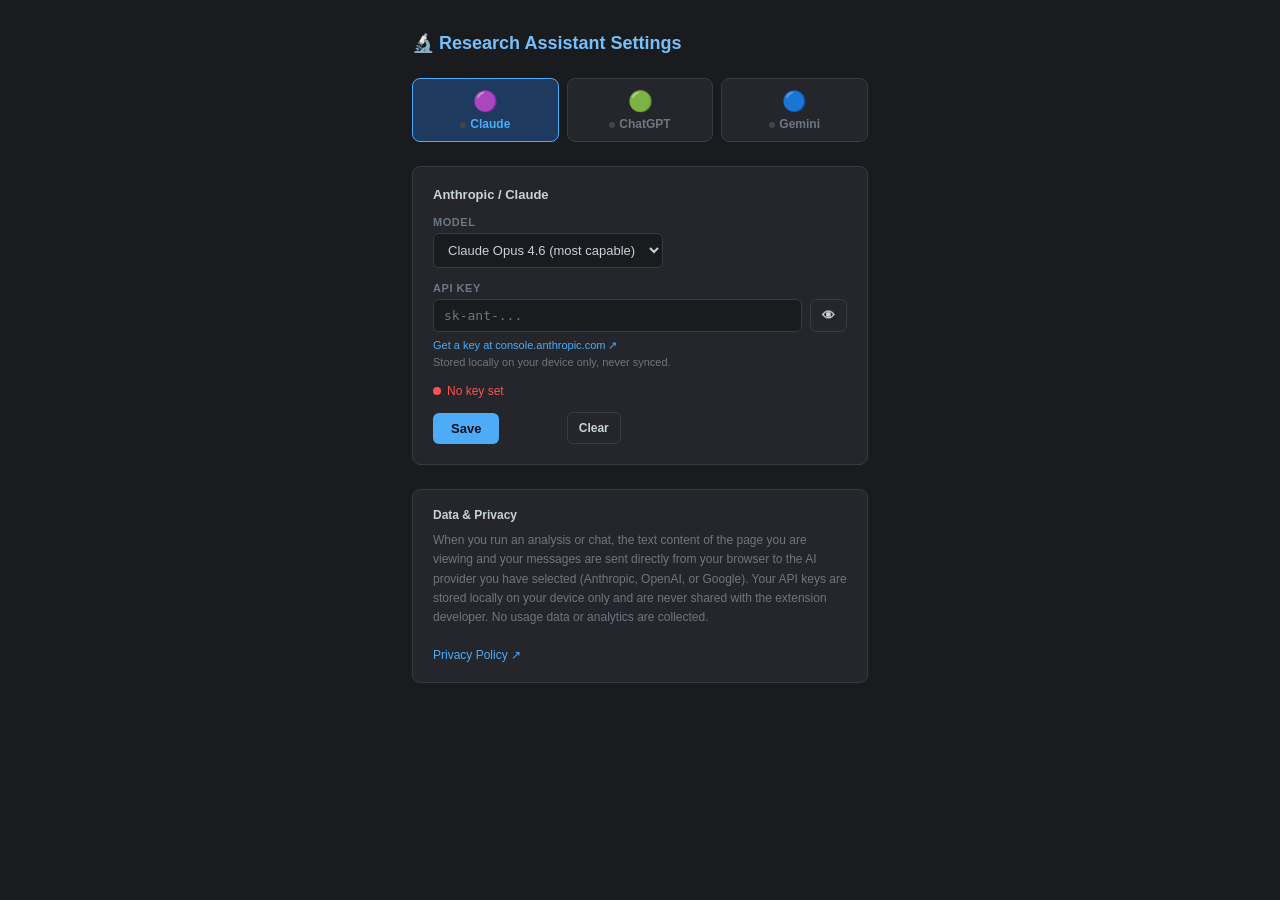
<file: extension/options/index.html>
<!DOCTYPE html>
<html lang="en">
<head>
  <meta charset="UTF-8" />
  <title>Research Assistant — Settings</title>
  <style>
    *, *::before, *::after { box-sizing: border-box; margin: 0; padding: 0; }
    body {
      font-family: -apple-system, BlinkMacSystemFont, "Segoe UI", sans-serif;
      background: #1a1b1e;
      color: #c9d1d9;
      font-size: 14px;
      padding: 32px;
      max-width: 520px;
      margin: 0 auto;
    }
    h1 { font-size: 18px; color: #74c0fc; margin-bottom: 24px; display: flex; align-items: center; gap: 10px; }

    /* Provider picker */
    .provider-tabs { display: flex; gap: 8px; margin-bottom: 24px; }
    .provider-tab {
      flex: 1; padding: 10px 8px; background: #25262b; border: 1px solid #373a40;
      border-radius: 8px; cursor: pointer; text-align: center; transition: all 0.15s;
      font-size: 12px; font-weight: 600; color: #6e7681;
      font-family: inherit;
    }
    .provider-tab:hover { border-color: #4dabf7; color: #c9d1d9; }
    .provider-tab.active { background: #1e3a5f; border-color: #4dabf7; color: #4dabf7; }
    .provider-tab .tab-icon { font-size: 20px; display: block; margin-bottom: 4px; }
    .provider-tab .tab-dot {
      display: inline-block; width: 6px; height: 6px; border-radius: 50%;
      background: #444; margin-right: 4px; vertical-align: middle;
    }
    .provider-tab .tab-dot.set { background: #69db7c; }

    /* Provider sections */
    .provider-section { display: none; }
    .provider-section.visible { display: block; }

    .section {
      background: #25262b; border: 1px solid #373a40;
      border-radius: 8px; padding: 20px; margin-bottom: 16px;
    }
    .section h2 { font-size: 13px; font-weight: 600; color: #c9d1d9; margin-bottom: 14px; }
    .field { margin-bottom: 14px; }
    label { display: block; font-size: 11px; font-weight: 600; color: #6e7681; margin-bottom: 5px; text-transform: uppercase; letter-spacing: 0.05em; }
    .key-row { display: flex; gap: 8px; }
    input[type="password"], input[type="text"], select {
      flex: 1; background: #1a1b1e; border: 1px solid #373a40; border-radius: 6px;
      color: #c9d1d9; font-size: 13px; padding: 8px 10px; outline: none;
      font-family: "SF Mono", Monaco, monospace;
    }
    select { font-family: inherit; cursor: pointer; }
    input:focus, select:focus { border-color: #4dabf7; }
    .hint { margin-top: 5px; font-size: 11px; color: #6e7681; line-height: 1.5; }
    .hint a { color: #4dabf7; text-decoration: none; cursor: pointer; }
    .hint a:hover { text-decoration: underline; }

    button {
      background: #4dabf7; color: #0d1117; border: none; border-radius: 6px;
      padding: 8px 18px; font-size: 13px; font-weight: 600; cursor: pointer;
      font-family: inherit; white-space: nowrap; transition: background 0.15s;
    }
    button:hover { background: #74c0fc; }
    button.secondary {
      background: #25262b; color: #c9d1d9; border: 1px solid #373a40;
    }
    button.secondary:hover { background: #2c2e33; color: #fff; }
    button.icon-btn { padding: 8px 11px; }

    .key-status { display: flex; align-items: center; gap: 6px; margin-top: 10px; font-size: 12px; }
    .key-status .dot { width: 8px; height: 8px; border-radius: 50%; background: #444; }
    .key-status.set .dot { background: #69db7c; }
    .key-status.set .label { color: #69db7c; }
    .key-status.unset .dot { background: #fa5252; }
    .key-status.unset .label { color: #fa5252; }

    .actions { display: flex; align-items: center; gap: 8px; margin-top: 14px; }
    .saved-msg {
      font-size: 12px; color: #69db7c; opacity: 0; transition: opacity 0.3s; margin-left: 4px;
    }
    .saved-msg.show { opacity: 1; }
  </style>
</head>
<body>
  <h1>🔬 Research Assistant Settings</h1>

  <div class="provider-tabs">
    <button class="provider-tab active" data-provider="anthropic">
      <span class="tab-icon">🟣</span>
      <span class="tab-dot" id="dot-anthropic"></span>Claude
    </button>
    <button class="provider-tab" data-provider="openai">
      <span class="tab-icon">🟢</span>
      <span class="tab-dot" id="dot-openai"></span>ChatGPT
    </button>
    <button class="provider-tab" data-provider="gemini">
      <span class="tab-icon">🔵</span>
      <span class="tab-dot" id="dot-gemini"></span>Gemini
    </button>
  </div>

  <!-- Anthropic -->
  <div class="provider-section visible" id="section-anthropic">
    <div class="section">
      <h2>Anthropic / Claude</h2>
      <div class="field">
        <label>Model</label>
        <select id="anthropic-model">
          <option value="claude-opus-4-6">Claude Opus 4.6 (most capable)</option>
          <option value="claude-sonnet-4-6">Claude Sonnet 4.6 (fast)</option>
          <option value="claude-haiku-4-5-20251001">Claude Haiku 4.5 (fastest)</option>
        </select>
      </div>
      <div class="field">
        <label>API Key</label>
        <div class="key-row">
          <input type="password" id="anthropic-key" placeholder="sk-ant-..." autocomplete="off" spellcheck="false" />
          <button class="secondary icon-btn" data-toggle="anthropic-key">👁</button>
        </div>
        <div class="hint">
          <a id="anthropic-console-link">Get a key at console.anthropic.com ↗</a><br>
          Stored locally on your device only, never synced.
        </div>
      </div>
      <div class="key-status unset" id="anthropic-status">
        <div class="dot"></div><div class="label">No key set</div>
      </div>
      <div class="actions">
        <button data-save="anthropic">Save</button>
        <span class="saved-msg" id="anthropic-saved">✓ Saved</span>
        <button class="secondary" data-clear="anthropic" style="padding:8px 11px;font-size:12px">Clear</button>
      </div>
    </div>
  </div>

  <!-- OpenAI -->
  <div class="provider-section" id="section-openai">
    <div class="section">
      <h2>OpenAI / ChatGPT</h2>
      <div class="field">
        <label>Model</label>
        <select id="openai-model">
          <option value="gpt-4o">GPT-4o</option>
          <option value="gpt-4o-mini">GPT-4o mini (faster)</option>
          <option value="o1-mini">o1-mini</option>
        </select>
      </div>
      <div class="field">
        <label>API Key</label>
        <div class="key-row">
          <input type="password" id="openai-key" placeholder="sk-..." autocomplete="off" spellcheck="false" />
          <button class="secondary icon-btn" data-toggle="openai-key">👁</button>
        </div>
        <div class="hint">
          <a id="openai-console-link">Get a key at platform.openai.com ↗</a><br>
          Stored locally on your device only, never synced.
        </div>
      </div>
      <div class="key-status unset" id="openai-status">
        <div class="dot"></div><div class="label">No key set</div>
      </div>
      <div class="actions">
        <button data-save="openai">Save</button>
        <span class="saved-msg" id="openai-saved">✓ Saved</span>
        <button class="secondary" data-clear="openai" style="padding:8px 11px;font-size:12px">Clear</button>
      </div>
    </div>
  </div>

  <!-- Gemini -->
  <div class="provider-section" id="section-gemini">
    <div class="section">
      <h2>Google / Gemini</h2>
      <div class="field">
        <label>Model</label>
        <select id="gemini-model">
          <option value="gemini-2.5-flash">Gemini 2.5 Flash (fast)</option>
          <option value="gemini-2.5-pro">Gemini 2.5 Pro (most capable)</option>
          <option value="gemini-2.5-flash-lite">Gemini 2.5 Flash-Lite (fastest)</option>
        </select>
      </div>
      <div class="field">
        <label>API Key</label>
        <div class="key-row">
          <input type="password" id="gemini-key" placeholder="AIza..." autocomplete="off" spellcheck="false" />
          <button class="secondary icon-btn" data-toggle="gemini-key">👁</button>
        </div>
        <div class="hint">
          <a id="gemini-console-link">Get a key at aistudio.google.com ↗</a><br>
          Stored locally on your device only, never synced.
        </div>
      </div>
      <div class="key-status unset" id="gemini-status">
        <div class="dot"></div><div class="label">No key set</div>
      </div>
      <div class="actions">
        <button data-save="gemini">Save</button>
        <span class="saved-msg" id="gemini-saved">✓ Saved</span>
        <button class="secondary" data-clear="gemini" style="padding:8px 11px;font-size:12px">Clear</button>
      </div>
    </div>
  </div>

  <!-- Data & Privacy disclosure -->
  <div style="margin-top:24px; padding:16px 20px; background:#25262b; border:1px solid #373a40; border-radius:8px; font-size:12px; color:#6e7681; line-height:1.6;">
    <strong style="color:#c9d1d9; display:block; margin-bottom:6px;">Data &amp; Privacy</strong>
    When you run an analysis or chat, the text content of the page you are viewing and your messages
    are sent directly from your browser to the AI provider you have selected (Anthropic, OpenAI, or Google).
    Your API keys are stored locally on your device only and are never shared with the extension developer.
    No usage data or analytics are collected.
    <br><br>
    <a id="privacy-policy-link" style="color:#4dabf7; text-decoration:none; cursor:pointer;">Privacy Policy ↗</a>
  </div>

  <script src="app.js"></script>
</body>
</html>
</file>
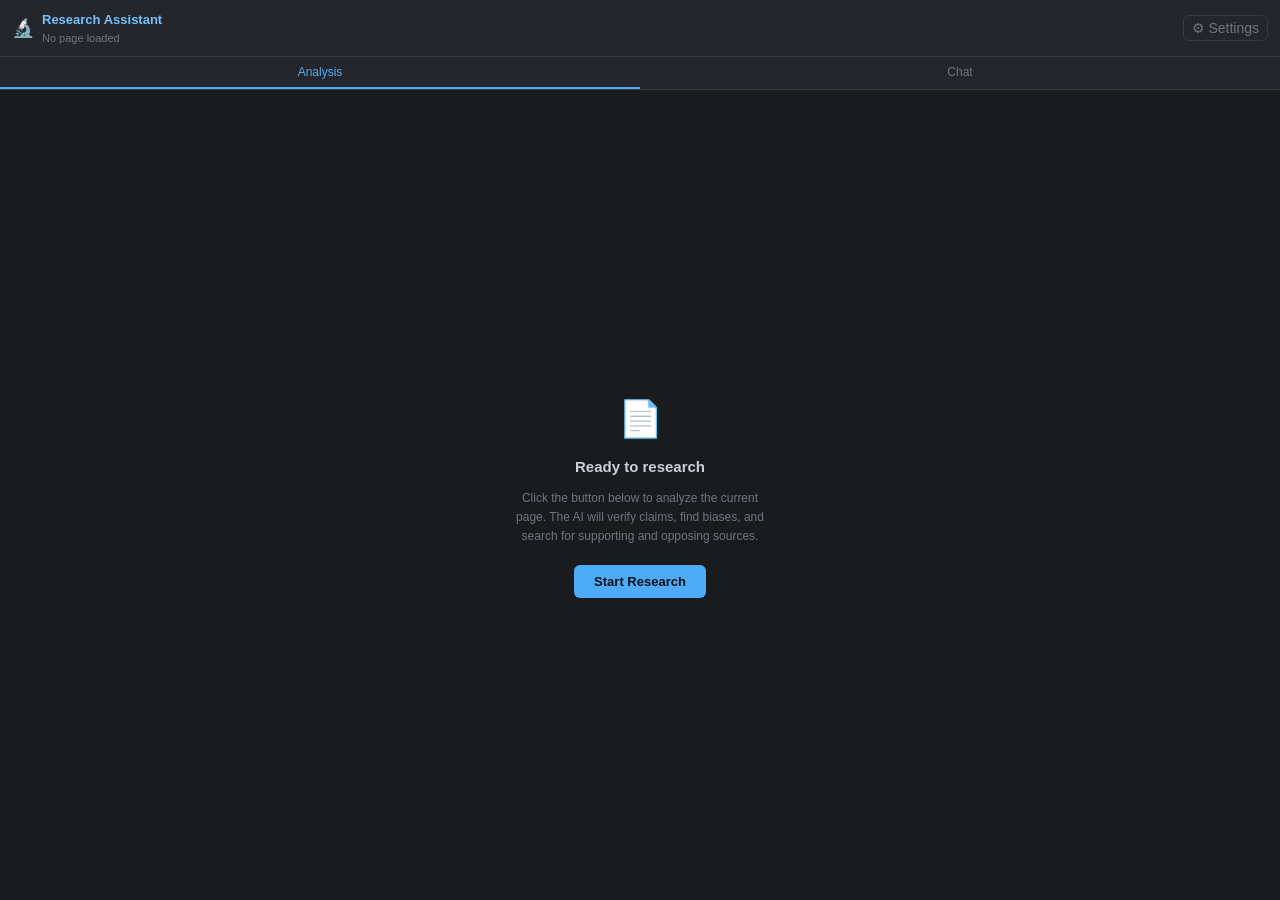
<file: extension/sidepanel/index.html>
<!DOCTYPE html>
<html lang="en">
<head>
  <meta charset="UTF-8" />
  <meta name="viewport" content="width=device-width, initial-scale=1.0" />
  <title>Research Assistant</title>
  <link rel="stylesheet" href="style.css" />
</head>
<body>
  <div id="app">

    <!-- Header -->
    <header id="header">
      <div id="header-icon">🔬</div>
      <div id="header-text">
        <div id="header-title">Research Assistant</div>
        <div id="page-title" class="muted">No page loaded</div>
      </div>
      <button id="settings-btn" title="Settings">⚙ Settings</button>
    </header>

    <!-- Setup screen (shown when no API key) -->
    <div id="setup-screen" class="hidden">
      <div id="setup-content">
        <div id="setup-icon">🔑</div>
        <div id="setup-title">API Key Required</div>
        <div id="setup-desc">To use Research Assistant, add an API key for Anthropic, OpenAI, or Google Gemini. When you analyse a page, its text content is sent directly to your chosen AI provider. Keys are stored locally on your device only.</div>
        <button id="setup-btn">Open Settings to Add Key</button>
      </div>
    </div>

    <!-- Status bar -->
    <div id="status-bar" class="hidden">
      <span id="status-spinner" class="spinner"></span>
      <span id="status-text">Analyzing...</span>
    </div>

    <!-- Tool activity strip -->
    <div id="tool-strip" class="hidden">
      <span id="tool-icon">🔍</span>
      <span id="tool-label">Searching the web...</span>
    </div>

    <!-- Highlight scan strip -->
    <div id="scan-strip" class="hidden">
      <span class="scan-label">Scanning page for</span>
      <span class="scan-pill misinformation">Misinformation</span>
      <span class="scan-pill bias">Bias</span>
      <span class="scan-pill emotional">Emotional</span>
      <span class="scan-pill supported">Sources</span>
      <span class="scan-pill logical">Logic</span>
    </div>

    <!-- Tabs -->
    <div id="tabs">
      <button class="tab active" data-tab="analysis">Analysis</button>
      <button class="tab" data-tab="chat">Chat</button>
    </div>

    <!-- Analysis tab -->
    <div id="tab-analysis" class="tab-content active">
      <div id="analysis-empty" class="empty-state">
        <div class="empty-icon">📄</div>
        <div class="empty-title">Ready to research</div>
        <div class="empty-desc">Click the button below to analyze the current page. The AI will verify claims, find biases, and search for supporting and opposing sources.</div>
        <button id="start-btn" class="primary-btn">Start Research</button>
      </div>
      <div id="analysis-result" class="hidden">
        <div id="highlight-summary" class="hidden"></div>
        <div id="hl-legend" class="hidden">
          <span class="hl-dot misinformation"></span>Misinformation
          <span class="hl-dot emotional"></span>Emotional
          <span class="hl-dot bias"></span>Bias
          <span class="hl-dot supported"></span>Supported
          <span class="hl-dot logical"></span>Logic
        </div>
        <div id="highlight-list" class="hidden"></div>
        <div id="analysis-content"></div>
        <div id="analysis-actions">
          <button id="highlight-btn" class="accent-btn hidden">✦ Highlight Page</button>
          <button id="clear-hl-btn" class="secondary-btn hidden">✕ Clear</button>
          <button id="share-btn" class="secondary-btn hidden">✉ Share via Email</button>
          <button id="restart-btn" class="secondary-btn">↺ Re-analyze</button>
        </div>
      </div>
    </div>

    <!-- Chat tab -->
    <div id="tab-chat" class="tab-content hidden">
      <div id="chat-empty" class="empty-state small">
        <div class="empty-desc">Ask follow-up questions about the page. Run the analysis first for best results.</div>
      </div>
      <div id="chat-messages"></div>
      <div id="chat-input-row">
        <textarea id="chat-input" placeholder="Ask about this page..." rows="2"></textarea>
        <button id="chat-send-btn" title="Send">➤</button>
      </div>
    </div>

    <!-- Error overlay -->
    <div id="error-bar" class="hidden">
      <span id="error-text"></span>
      <button id="error-close">✕</button>
    </div>

  </div>

  <script type="module" src="app.js"></script>
</body>
</html>
</file>
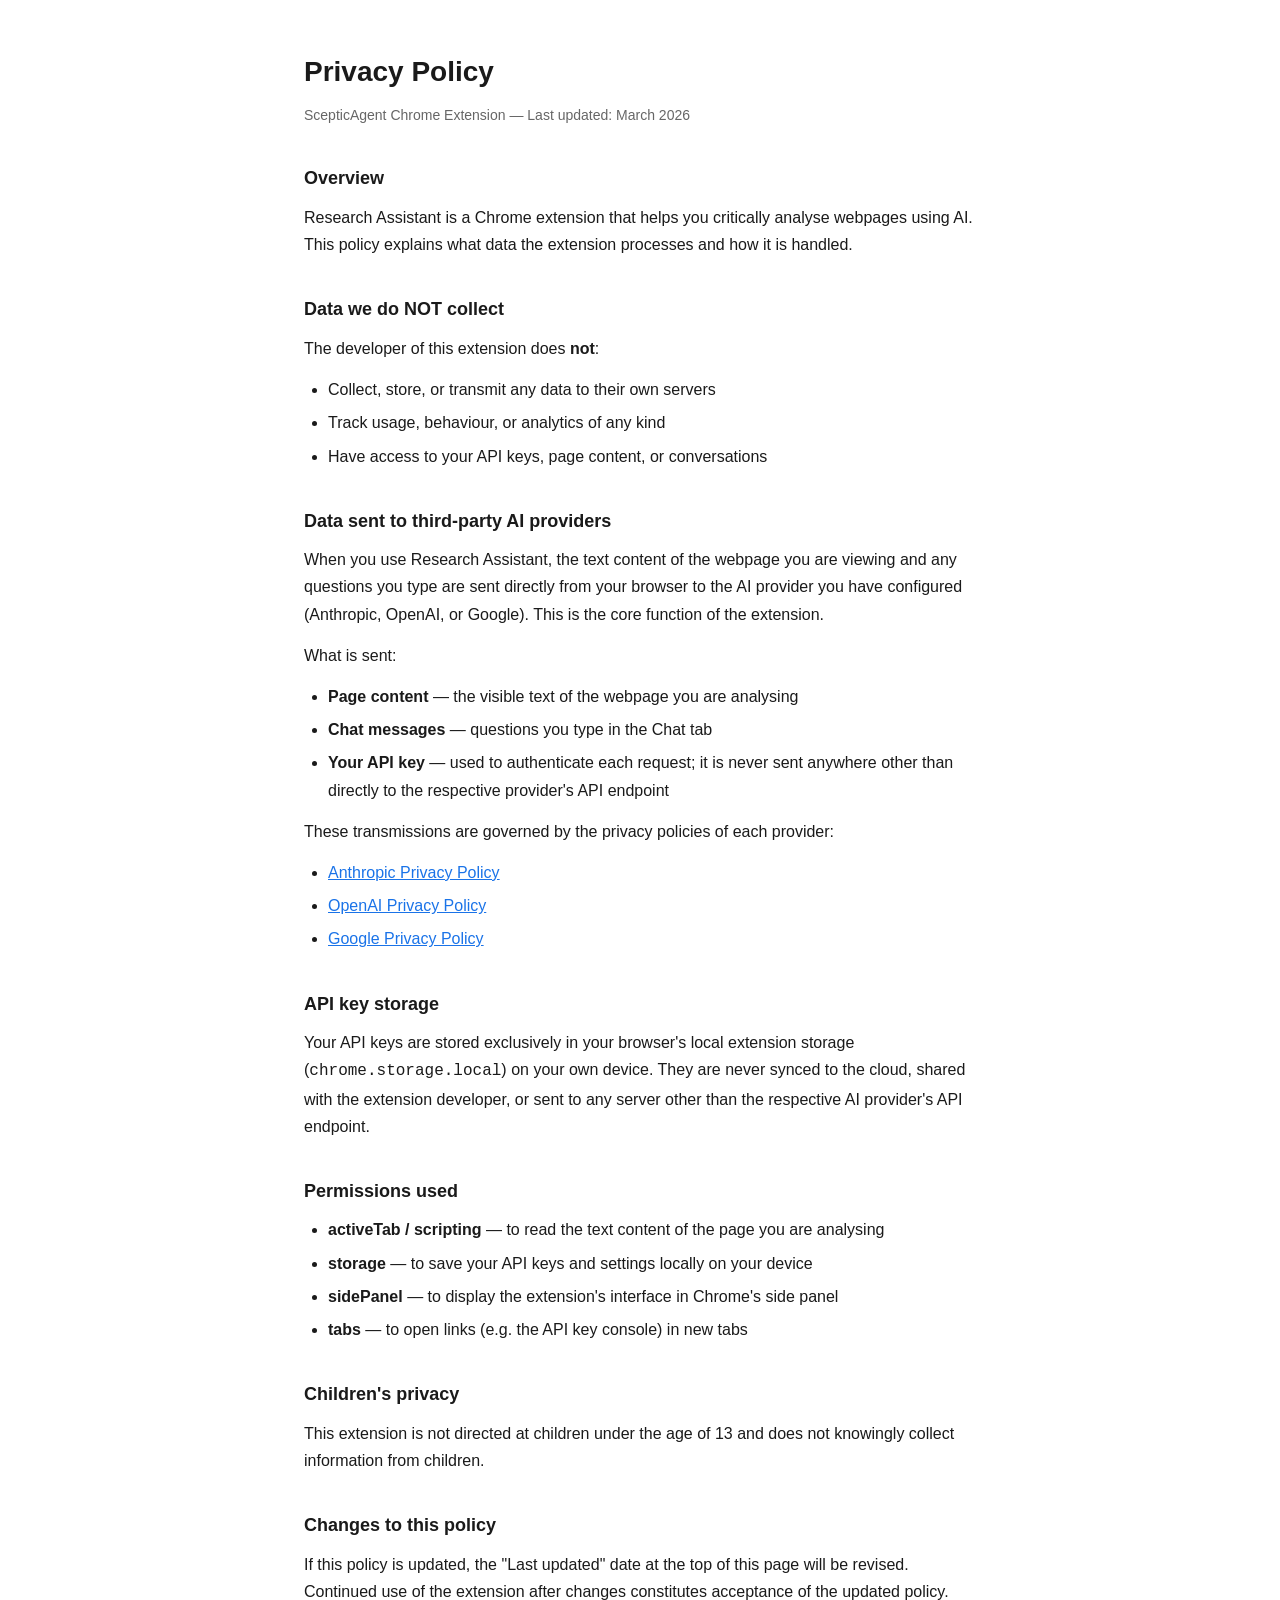
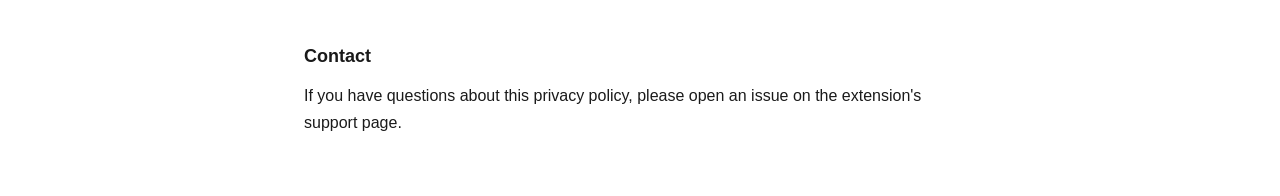
<file: privacy.html>
<!DOCTYPE html>
<html lang="en">
<head>
  <meta charset="UTF-8" />
  <meta name="viewport" content="width=device-width, initial-scale=1.0" />
  <title>ScepticAgent — Privacy Policy</title>
  <style>
    *, *::before, *::after { box-sizing: border-box; margin: 0; padding: 0; }
    body {
      font-family: -apple-system, BlinkMacSystemFont, "Segoe UI", sans-serif;
      background: #fff;
      color: #1a1a1a;
      font-size: 16px;
      line-height: 1.7;
      padding: 48px 24px;
      max-width: 720px;
      margin: 0 auto;
    }
    h1 { font-size: 28px; margin-bottom: 8px; }
    h2 { font-size: 18px; margin-top: 36px; margin-bottom: 10px; }
    p  { margin-bottom: 14px; }
    ul { margin: 10px 0 14px 24px; }
    li { margin-bottom: 6px; }
    .meta { color: #666; font-size: 14px; margin-bottom: 32px; }
    a  { color: #1a73e8; }
  </style>
</head>
<body>
  <h1>Privacy Policy</h1>
  <p class="meta">ScepticAgent Chrome Extension &mdash; Last updated: March 2026</p>

  <h2>Overview</h2>
  <p>
    Research Assistant is a Chrome extension that helps you critically analyse webpages using AI.
    This policy explains what data the extension processes and how it is handled.
  </p>

  <h2>Data we do NOT collect</h2>
  <p>The developer of this extension does <strong>not</strong>:</p>
  <ul>
    <li>Collect, store, or transmit any data to their own servers</li>
    <li>Track usage, behaviour, or analytics of any kind</li>
    <li>Have access to your API keys, page content, or conversations</li>
  </ul>

  <h2>Data sent to third-party AI providers</h2>
  <p>
    When you use Research Assistant, the text content of the webpage you are viewing and any
    questions you type are sent directly from your browser to the AI provider you have configured
    (Anthropic, OpenAI, or Google). This is the core function of the extension.
  </p>
  <p>What is sent:</p>
  <ul>
    <li><strong>Page content</strong> — the visible text of the webpage you are analysing</li>
    <li><strong>Chat messages</strong> — questions you type in the Chat tab</li>
    <li><strong>Your API key</strong> — used to authenticate each request; it is never sent anywhere other than directly to the respective provider's API endpoint</li>
  </ul>
  <p>These transmissions are governed by the privacy policies of each provider:</p>
  <ul>
    <li><a href="https://www.anthropic.com/privacy" target="_blank">Anthropic Privacy Policy</a></li>
    <li><a href="https://openai.com/policies/privacy-policy" target="_blank">OpenAI Privacy Policy</a></li>
    <li><a href="https://policies.google.com/privacy" target="_blank">Google Privacy Policy</a></li>
  </ul>

  <h2>API key storage</h2>
  <p>
    Your API keys are stored exclusively in your browser's local extension storage
    (<code>chrome.storage.local</code>) on your own device. They are never synced to the cloud,
    shared with the extension developer, or sent to any server other than the respective AI
    provider's API endpoint.
  </p>

  <h2>Permissions used</h2>
  <ul>
    <li><strong>activeTab / scripting</strong> — to read the text content of the page you are analysing</li>
    <li><strong>storage</strong> — to save your API keys and settings locally on your device</li>
    <li><strong>sidePanel</strong> — to display the extension's interface in Chrome's side panel</li>
    <li><strong>tabs</strong> — to open links (e.g. the API key console) in new tabs</li>
  </ul>

  <h2>Children's privacy</h2>
  <p>This extension is not directed at children under the age of 13 and does not knowingly collect information from children.</p>

  <h2>Changes to this policy</h2>
  <p>If this policy is updated, the "Last updated" date at the top of this page will be revised. Continued use of the extension after changes constitutes acceptance of the updated policy.</p>

  <h2>Contact</h2>
  <p>If you have questions about this privacy policy, please open an issue on the extension's support page.</p>
</body>
</html>
</file>
<file: extension/sidepanel/style.css>
/* ── Reset & Base ─────────────────────────────────────────────── */
*, *::before, *::after { box-sizing: border-box; margin: 0; padding: 0; }

:root {
  --bg:       #1a1b1e;
  --surface:  #25262b;
  --surface2: #2c2e33;
  --border:   #373a40;
  --accent:   #4dabf7;
  --accent2:  #74c0fc;
  --text:     #c9d1d9;
  --muted:    #6e7681;
  --success:  #69db7c;
  --warning:  #ffd43b;
  --danger:   #ff6b6b;
  --radius:   6px;
  --font:     -apple-system, BlinkMacSystemFont, "Segoe UI", sans-serif;
}

html, body { height: 100%; overflow: hidden; }

body {
  font-family: var(--font);
  background: var(--bg);
  color: var(--text);
  font-size: 13px;
  line-height: 1.5;
}

#app {
  display: flex;
  flex-direction: column;
  height: 100vh;
  overflow: hidden;
}

/* ── Header ───────────────────────────────────────────────────── */
#header {
  display: flex;
  align-items: center;
  gap: 8px;
  padding: 10px 12px;
  background: var(--surface);
  border-bottom: 1px solid var(--border);
  flex-shrink: 0;
}

#header-icon { font-size: 18px; }

#header-text { flex: 1; min-width: 0; }

#header-title {
  font-weight: 600;
  font-size: 13px;
  color: var(--accent2);
}

#page-title {
  font-size: 11px;
  white-space: nowrap;
  overflow: hidden;
  text-overflow: ellipsis;
  color: var(--muted);
}

#settings-btn {
  color: var(--muted);
  background: none;
  border: 1px solid var(--border);
  font-size: 14px;
  padding: 4px 8px;
  border-radius: var(--radius);
  transition: color 0.15s, border-color 0.15s;
  cursor: pointer;
  flex-shrink: 0;
}
#settings-btn:hover { color: var(--text); border-color: var(--muted); }

/* ── Setup screen ─────────────────────────────────────────────── */
#setup-screen {
  flex: 1;
  display: flex;
  align-items: center;
  justify-content: center;
  padding: 24px;
}
#setup-screen.hidden { display: none; }

#setup-content {
  text-align: center;
  max-width: 260px;
}

#setup-icon {
  font-size: 48px;
  margin-bottom: 16px;
}

#setup-title {
  font-size: 18px;
  font-weight: 700;
  color: var(--text);
  margin-bottom: 10px;
}

#setup-desc {
  font-size: 12px;
  color: var(--muted);
  line-height: 1.6;
  margin-bottom: 20px;
}

#setup-btn {
  background: var(--accent);
  color: #0d1117;
  border: none;
  border-radius: var(--radius);
  padding: 10px 20px;
  font-size: 13px;
  font-weight: 700;
  cursor: pointer;
  font-family: var(--font);
  width: 100%;
}
#setup-btn:hover { background: var(--accent2); }

/* ── Status bar ───────────────────────────────────────────────── */
#status-bar {
  display: flex;
  align-items: center;
  gap: 8px;
  padding: 6px 12px;
  background: var(--surface2);
  border-bottom: 1px solid var(--border);
  font-size: 12px;
  color: var(--accent);
  flex-shrink: 0;
}

#status-bar.hidden { display: none; }

.spinner {
  width: 12px;
  height: 12px;
  border: 2px solid var(--border);
  border-top-color: var(--accent);
  border-radius: 50%;
  animation: spin 0.7s linear infinite;
  flex-shrink: 0;
}

@keyframes spin { to { transform: rotate(360deg); } }

/* ── Tool strip ───────────────────────────────────────────────── */
#tool-strip {
  display: flex;
  align-items: center;
  gap: 6px;
  padding: 5px 12px;
  background: #1e2a3a;
  border-bottom: 1px solid #2c3e54;
  font-size: 11px;
  color: #74c0fc;
  flex-shrink: 0;
}
#tool-strip.hidden { display: none; }

/* ── Scan strip ───────────────────────────────────────────────── */
#scan-strip {
  display: flex;
  align-items: center;
  flex-wrap: wrap;
  gap: 5px;
  padding: 6px 12px;
  background: var(--surface);
  border-bottom: 1px solid var(--border);
  font-size: 11px;
  flex-shrink: 0;
}
#scan-strip.hidden { display: none; }

.scan-label {
  color: var(--muted);
  margin-right: 2px;
  flex-shrink: 0;
}

.scan-pill {
  padding: 2px 8px;
  border-radius: 99px;
  font-size: 10px;
  font-weight: 600;
  animation: scan-pulse 1.8s ease-in-out infinite;
}
.scan-pill.misinformation { background: rgba(255,107,107,0.15); color: #ff6b6b; animation-delay: 0s; }
.scan-pill.bias           { background: rgba(255,212,59,0.15);  color: #ffd43b; animation-delay: 0.3s; }
.scan-pill.emotional      { background: rgba(255,169,77,0.15);  color: #ffa94d; animation-delay: 0.6s; }
.scan-pill.supported      { background: rgba(105,219,124,0.15); color: #69db7c; animation-delay: 1.2s; }
.scan-pill.logical        { background: rgba(218,119,242,0.15); color: #da77f2; animation-delay: 1.5s; }

@keyframes scan-pulse {
  0%, 100% { opacity: 0.4; }
  50%       { opacity: 1; }
}

/* ── Tabs ─────────────────────────────────────────────────────── */
#tabs {
  display: flex;
  border-bottom: 1px solid var(--border);
  background: var(--surface);
  flex-shrink: 0;
}

.tab {
  flex: 1;
  padding: 8px;
  background: none;
  border: none;
  border-bottom: 2px solid transparent;
  color: var(--muted);
  font-size: 12px;
  font-weight: 500;
  cursor: pointer;
  transition: color 0.15s, border-color 0.15s;
  font-family: var(--font);
}

.tab:hover { color: var(--text); }
.tab.active { color: var(--accent); border-bottom-color: var(--accent); }

/* ── Tab content ──────────────────────────────────────────────── */
.tab-content {
  flex: 1;
  overflow-y: auto;
  display: flex;
  flex-direction: column;
}
.tab-content.hidden { display: none !important; }

/* ── Empty state ──────────────────────────────────────────────── */
.empty-state {
  display: flex;
  flex-direction: column;
  align-items: center;
  justify-content: center;
  padding: 32px 20px;
  text-align: center;
  flex: 1;
  gap: 10px;
}
.empty-state.small { padding: 16px 16px 8px; }

.empty-icon { font-size: 36px; }

.empty-title {
  font-size: 15px;
  font-weight: 600;
  color: var(--text);
}

.empty-desc {
  font-size: 12px;
  color: var(--muted);
  max-width: 260px;
  line-height: 1.6;
}

/* ── Buttons ──────────────────────────────────────────────────── */
.primary-btn {
  background: var(--accent);
  color: #0d1117;
  border: none;
  border-radius: var(--radius);
  padding: 9px 20px;
  font-size: 13px;
  font-weight: 600;
  cursor: pointer;
  font-family: var(--font);
  margin-top: 8px;
  transition: background 0.15s, transform 0.1s;
}
.primary-btn:hover { background: var(--accent2); }
.primary-btn:active { transform: scale(0.97); }
.primary-btn:disabled { opacity: 0.5; cursor: not-allowed; }

.secondary-btn {
  background: var(--surface2);
  color: var(--muted);
  border: 1px solid var(--border);
  border-radius: var(--radius);
  padding: 6px 14px;
  font-size: 12px;
  cursor: pointer;
  font-family: var(--font);
  transition: color 0.15s;
}
.secondary-btn:hover { color: var(--text); }

#share-btn {
  background: var(--accent);
  color: #0d1117;
  border: none;
  font-weight: 600;
  transition: background 0.15s, transform 0.1s;
}
#share-btn:hover { background: var(--accent2); color: #0d1117; transform: scale(1.03); }
#share-btn:active { transform: scale(0.97); }

.accent-btn {
  background: #1e3a5f;
  color: var(--accent);
  border: 1px solid #2c4f7c;
  border-radius: var(--radius);
  padding: 6px 14px;
  font-size: 12px;
  font-weight: 600;
  cursor: pointer;
  font-family: var(--font);
  transition: background 0.15s;
}
.accent-btn:hover { background: #243f66; }
.accent-btn:disabled { opacity: 0.45; cursor: not-allowed; }

#analysis-actions {
  display: flex;
  gap: 8px;
  flex-wrap: wrap;
  margin-top: 4px;
}

#hl-legend {
  display: flex;
  align-items: center;
  gap: 6px;
  flex-wrap: wrap;
  font-size: 11px;
  color: var(--muted);
  padding: 6px 2px 2px;
}
#hl-legend.hidden { display: none !important; }

.hl-dot {
  display: inline-block;
  width: 10px;
  height: 10px;
  border-radius: 2px;
  margin-left: 6px;
}
.hl-dot:first-child { margin-left: 0; }
.hl-dot.misinformation { background: rgba(255,107,107,0.5); border-bottom: 2px solid #ff6b6b; }
.hl-dot.emotional      { background: rgba(255,169,77,0.5);  border-bottom: 2px solid #ffa94d; }
.hl-dot.bias           { background: rgba(255,212,59,0.4);  border-bottom: 2px solid #ffd43b; }
.hl-dot.supported      { background: rgba(105,219,124,0.35);border-bottom: 2px solid #69db7c; }
.hl-dot.logical        { background: rgba(218,119,242,0.4); border-bottom: 2px solid #da77f2; }

/* ── Analysis result ──────────────────────────────────────────── */
#analysis-result {
  padding: 12px;
  flex: 1;
  display: flex;
  flex-direction: column;
  gap: 12px;
}
#analysis-result.hidden { display: none; }

#analysis-content {
  flex: 1;
  line-height: 1.65;
}

/* Markdown rendering */
#analysis-content h1 {
  font-size: 15px;
  font-weight: 700;
  color: var(--accent2);
  margin: 16px 0 6px;
  padding-bottom: 4px;
  border-bottom: 1px solid var(--border);
}

#analysis-content h2 {
  font-size: 13px;
  font-weight: 700;
  color: var(--accent2);
  margin: 14px 0 6px;
  padding: 6px 10px;
  background: var(--surface);
  border-left: 3px solid var(--accent);
  border-radius: 0 var(--radius) var(--radius) 0;
  cursor: pointer;
  user-select: none;
  display: flex;
  align-items: center;
  justify-content: space-between;
}
#analysis-content h2::after { content: "▾"; font-size: 10px; color: var(--muted); }
#analysis-content h2.collapsed::after { content: "▸"; }

#analysis-content h3 {
  font-size: 12px;
  font-weight: 600;
  color: var(--text);
  margin: 10px 0 4px;
}

#analysis-content p {
  margin: 6px 0;
  color: var(--text);
}

#analysis-content ul, #analysis-content ol {
  margin: 6px 0 6px 18px;
}

#analysis-content li { margin: 3px 0; color: var(--text); }

#analysis-content strong { color: var(--accent2); font-weight: 600; }
#analysis-content em { color: var(--muted); font-style: italic; }

#analysis-content a {
  color: var(--accent);
  text-decoration: none;
}
#analysis-content a:hover { text-decoration: underline; }

#analysis-content code {
  background: var(--surface2);
  padding: 1px 5px;
  border-radius: 3px;
  font-size: 11px;
  font-family: "SF Mono", Monaco, "Courier New", monospace;
}

/* Section collapse toggle */
.section-body { overflow: hidden; transition: max-height 0.2s ease; }
.section-body.collapsed { max-height: 0 !important; }

/* ── Highlight summary ────────────────────────────────────────── */
#highlight-summary {
  margin: 12px 12px 4px;
  background: var(--surface);
  border: 1px solid var(--border);
  border-radius: 8px;
  padding: 12px;
  display: flex;
  flex-direction: column;
  gap: 10px;
}
#highlight-summary.hidden { display: none; }

.summary-text {
  font-size: 12px;
  line-height: 1.6;
  color: var(--text);
  padding-bottom: 8px;
  border-bottom: 1px solid var(--border);
}

.summary-bullets {
  list-style: none;
  display: flex;
  flex-direction: column;
  gap: 4px;
}

.summary-bullet {
  display: flex;
  gap: 8px;
  font-size: 11px;
  line-height: 1.5;
  align-items: baseline;
  padding: 5px 8px;
  border-radius: 5px;
  border-left: 3px solid transparent;
}

.summary-bullet-misinformation { background: rgba(255,107,107,0.08); border-left-color: #ff6b6b; }
.summary-bullet-emotional      { background: rgba(255,169,77,0.08);  border-left-color: #ffa94d; }
.summary-bullet-bias           { background: rgba(255,212,59,0.08);  border-left-color: #ffd43b; }
.summary-bullet-supported      { background: rgba(105,219,124,0.08); border-left-color: #69db7c; }
.summary-bullet-logical        { background: rgba(218,119,242,0.08); border-left-color: #da77f2; }

.summary-bullet-icon {
  font-size: 11px;
  font-weight: 700;
  flex-shrink: 0;
  min-width: 84px;
}

.summary-bullet-text {
  color: var(--muted);
}

/* ── Highlight list ───────────────────────────────────────────── */
#highlight-list {
  margin: 8px 12px 4px;
  display: flex;
  flex-direction: column;
  gap: 2px;
}
#highlight-list.hidden { display: none; }

.hl-item {
  display: flex;
  align-items: center;
  gap: 8px;
  padding: 5px 8px;
  border-radius: var(--radius);
  cursor: pointer;
  transition: background 0.12s;
  font-size: 11px;
  color: var(--text);
}
.hl-item:hover {
  background: var(--surface2);
}
.hl-item-dot {
  width: 8px;
  height: 8px;
  border-radius: 50%;
  flex-shrink: 0;
}
.hl-item-dot.misinformation { background: #ff6b6b; }
.hl-item-dot.emotional      { background: #ffa94d; }
.hl-item-dot.bias           { background: #ffd43b; }
.hl-item-dot.supported      { background: #69db7c; }
.hl-item-dot.logical        { background: #da77f2; }

.hl-item-phrase {
  overflow: hidden;
  text-overflow: ellipsis;
  white-space: nowrap;
  flex: 1;
  min-width: 0;
}

/* ── Chat tab ─────────────────────────────────────────────────── */
#chat-messages {
  flex: 1;
  overflow-y: auto;
  padding: 10px 12px;
  display: flex;
  flex-direction: column;
  gap: 10px;
}

.chat-msg {
  max-width: 100%;
  padding: 8px 11px;
  border-radius: var(--radius);
  font-size: 12px;
  line-height: 1.6;
}

.chat-msg.user {
  background: #1e3a5f;
  color: var(--accent2);
  align-self: flex-end;
  border-bottom-right-radius: 2px;
}

.chat-msg.assistant {
  background: var(--surface);
  color: var(--text);
  border: 1px solid var(--border);
  align-self: flex-start;
  border-bottom-left-radius: 2px;
}
.chat-msg.assistant h2 {
  font-size: 12px;
  margin: 8px 0 4px;
  color: var(--accent2);
}
.chat-msg.assistant a { color: var(--accent); text-decoration: none; }
.chat-msg.assistant a:hover { text-decoration: underline; }
.chat-msg.assistant ul { margin: 4px 0 4px 16px; }
.chat-msg.assistant li { margin: 2px 0; }
.chat-msg.assistant strong { color: var(--accent2); }

.chat-msg.thinking {
  background: none;
  color: var(--muted);
  font-style: italic;
  font-size: 11px;
  padding: 4px 0;
  border: none;
  align-self: flex-start;
}

#chat-input-row {
  display: flex;
  gap: 6px;
  padding: 8px 10px;
  border-top: 1px solid var(--border);
  background: var(--surface);
  flex-shrink: 0;
  align-items: flex-end;
}

#chat-input {
  flex: 1;
  background: var(--surface2);
  border: 1px solid var(--border);
  border-radius: var(--radius);
  color: var(--text);
  font-family: var(--font);
  font-size: 12px;
  padding: 7px 9px;
  resize: none;
  outline: none;
  line-height: 1.4;
  max-height: 120px;
  overflow-y: auto;
}
#chat-input:focus { border-color: var(--accent); }
#chat-input::placeholder { color: var(--muted); }

#chat-send-btn {
  background: var(--accent);
  color: #0d1117;
  border: none;
  border-radius: var(--radius);
  width: 32px;
  height: 32px;
  font-size: 14px;
  cursor: pointer;
  display: flex;
  align-items: center;
  justify-content: center;
  transition: background 0.15s;
  flex-shrink: 0;
}
#chat-send-btn:hover { background: var(--accent2); }
#chat-send-btn:disabled { opacity: 0.4; cursor: not-allowed; }

/* ── Error bar ────────────────────────────────────────────────── */
#error-bar {
  display: flex;
  align-items: center;
  gap: 8px;
  padding: 8px 12px;
  background: #3a1a1a;
  border-top: 1px solid var(--danger);
  color: var(--danger);
  font-size: 12px;
  flex-shrink: 0;
}
#error-bar.hidden { display: none; }
#error-text { flex: 1; }
#error-close {
  background: none;
  border: none;
  color: var(--danger);
  cursor: pointer;
  font-size: 14px;
  padding: 0 2px;
}

/* ── Scrollbar ────────────────────────────────────────────────── */
::-webkit-scrollbar { width: 5px; }
::-webkit-scrollbar-track { background: transparent; }
::-webkit-scrollbar-thumb { background: var(--border); border-radius: 3px; }
::-webkit-scrollbar-thumb:hover { background: var(--muted); }

/* ── Utility ──────────────────────────────────────────────────── */
.muted { color: var(--muted); }
.hidden { display: none !important; }
</file>
